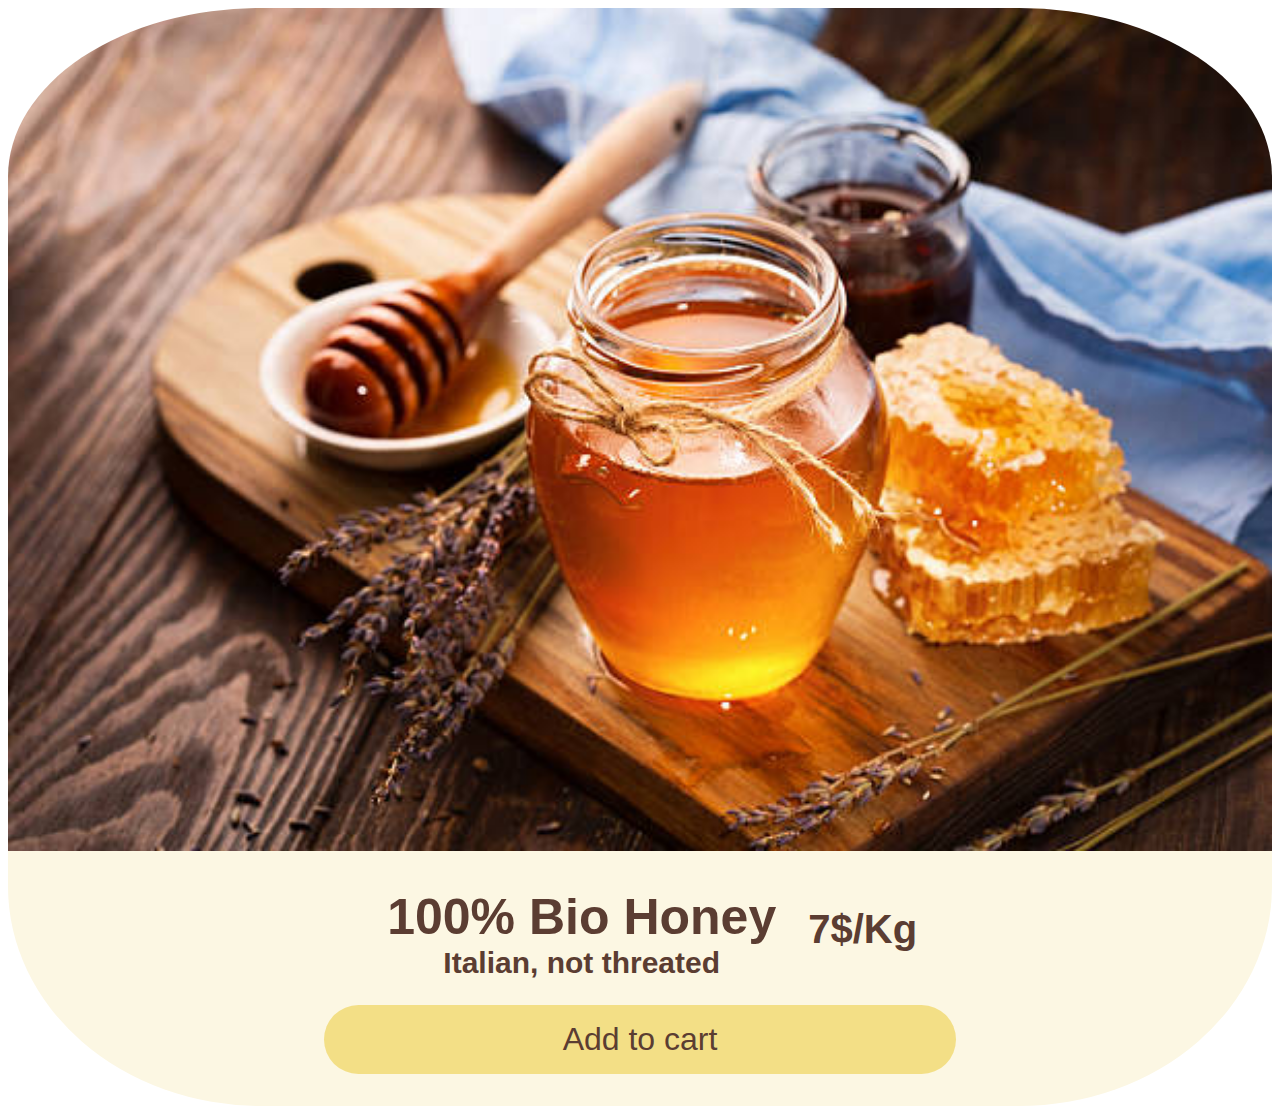
<file: index.html>
<!DOCTYPE html>
<html lang="en">
  <head>
    <meta charset="UTF-8" />
    <meta name="viewport" content="width=device-width, initial-scale=1.0" />
    <title>Document</title>
    <link rel="stylesheet" href="style.css" />
  </head>
  <body>
    <main>
      <div>
        <img class="cardimage" src="./assets/honey.jpg" alt="honey" />
      </div>
      <div class="padre">
      <div class="figlio1">
        <h1>100% Bio Honey</h1>
        <h2>Italian, not threated</h2>
      </div>
       <div class="figlio2">
        <h3>7$/Kg</h3>
      </div>
      </div>

      <div>
        <button class="addbutton">Add to cart</button>
      </div>
    </main>
  </body>
</html>
</file>
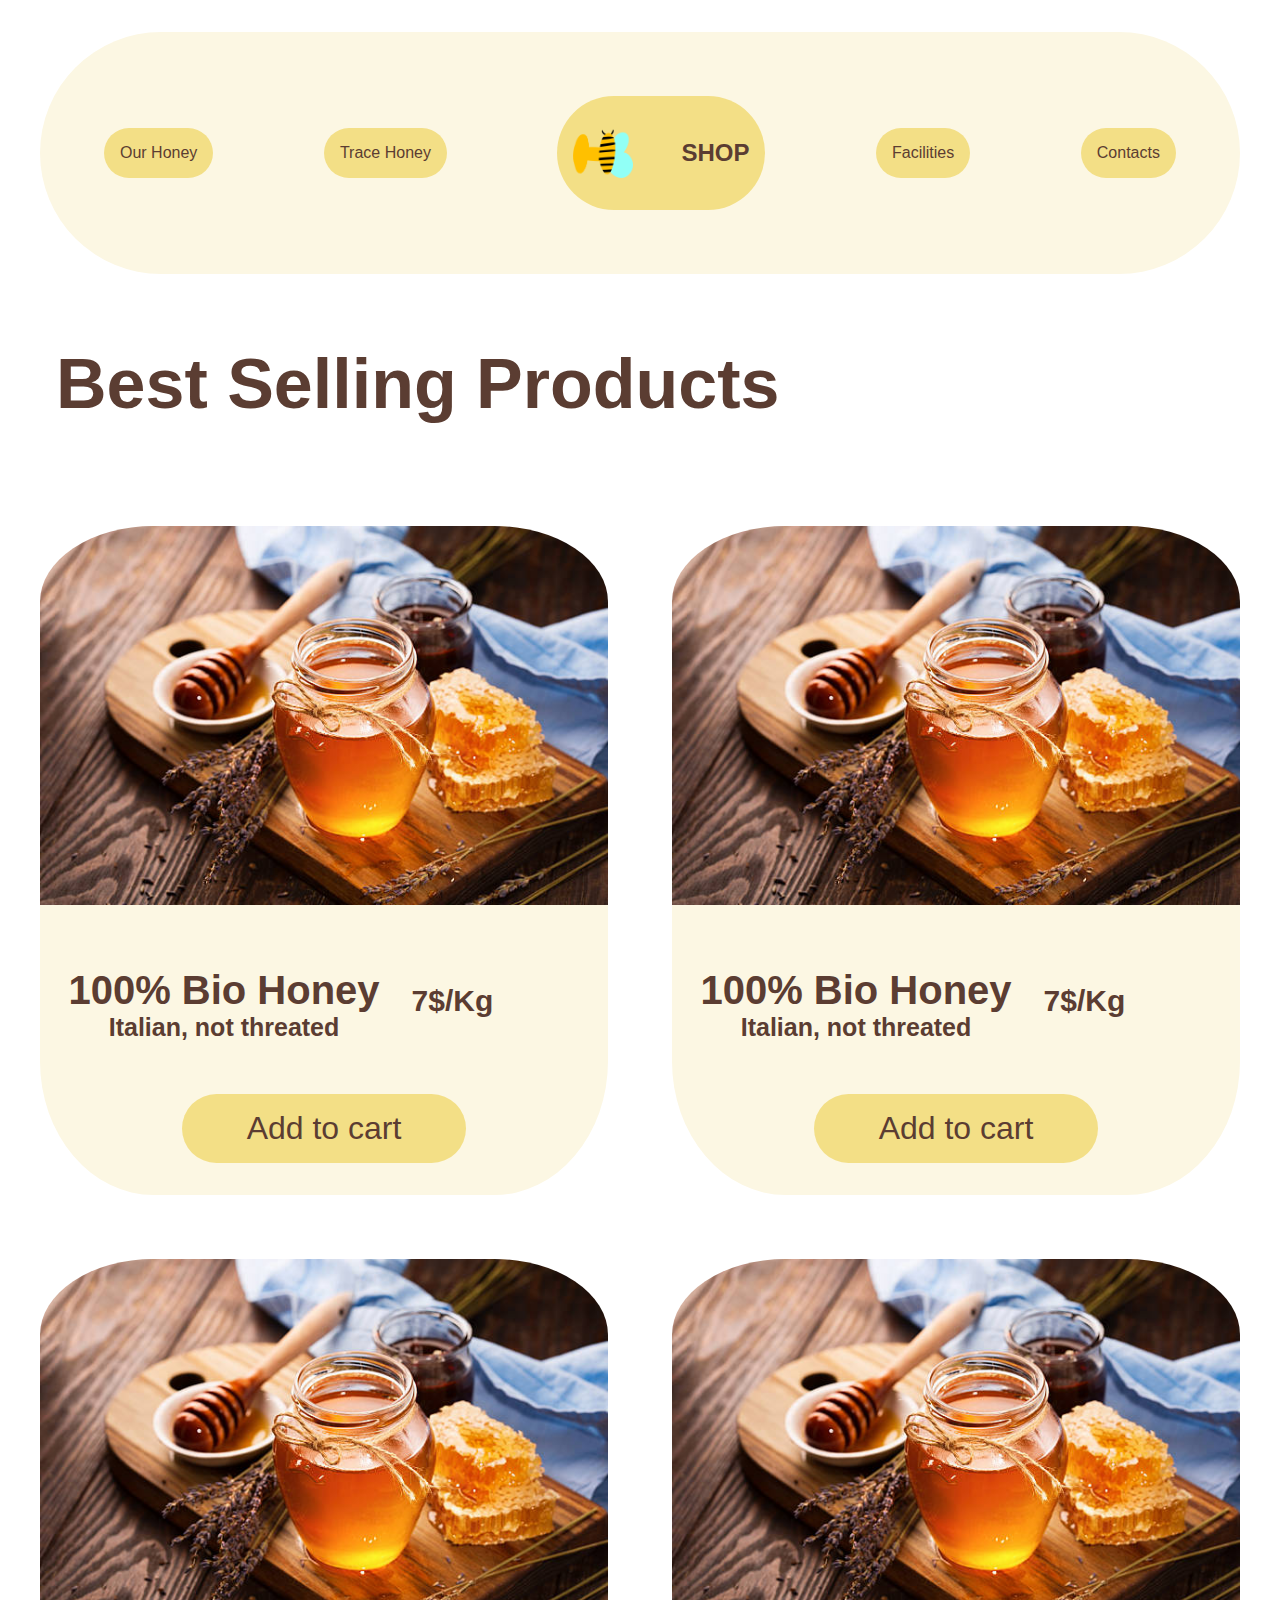
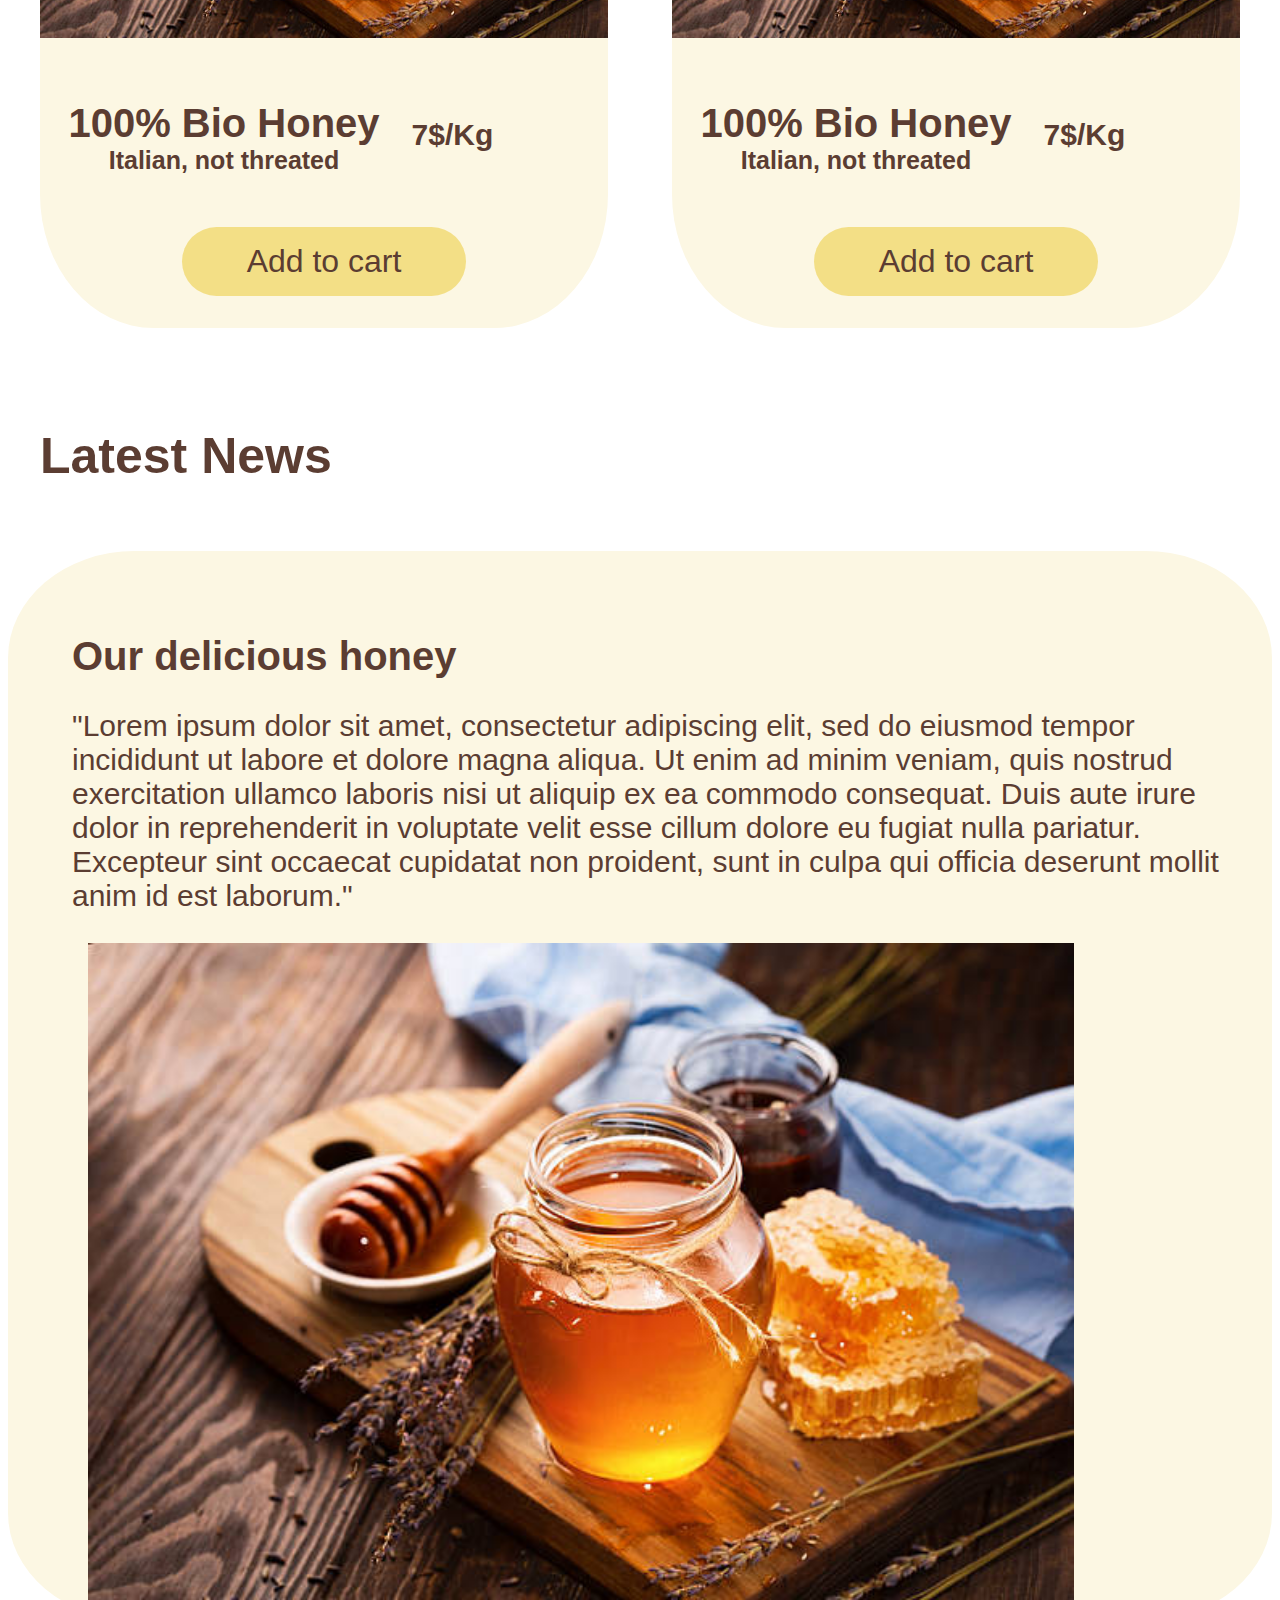
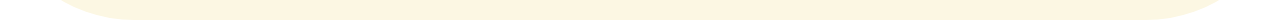
<file: layoutfinale/indexlayout.html>
<!DOCTYPE html>
<html lang="en">
  <head>
    <meta charset="UTF-8" />
    <meta name="viewport" content="width=device-width, initial-scale=1.0" />
    <title>Document</title>
    <link rel="stylesheet" href="/layoutfinale/stylelayout.css" />
  </head>
  <body>
    <header>
      <div>
        <button>Our Honey</button>
      </div>
      <div>
        <button>Trace Honey</button>
      </div>
      <div>
        <button class="mainButton">
          <img src="../assets/logo.png" alt="logo" width="60px" />SHOP
        </button>
      </div>
      <div>
        <button>Facilities</button>
      </div>
      <div>
        <button>Contacts</button>
      </div>
    </header>

    <main>
      <p class="title">
        Best Selling Products
      </p>
      <div class="cards">
        <div class="main">
          <div>
            <img class="cardimage" src="/assets/honey.jpg" alt="honey" />
          </div>
          <div class="padre">
            <div class="figlio1">
              <h1>100% Bio Honey</h1>
              <h2>Italian, not threated</h2>
            </div>
            <div class="figlio2">
              <h3>7$/Kg</h3>
            </div>
          </div>

          <div>
            <button class="addbutton">Add to cart</button>
          </div>
        </div>
        <div class="main">
          <div>
            <img class="cardimage" src="/assets/honey.jpg" alt="honey" />
          </div>
          <div class="padre">
            <div class="figlio1">
              <h1>100% Bio Honey</h1>
              <h2>Italian, not threated</h2>
            </div>
            <div class="figlio2">
              <h3>7$/Kg</h3>
            </div>
          </div>

          <div>
            <button class="addbutton">Add to cart</button>
          </div>
        </div>
      </div>
      <div class="cards2">
        <div class="main">
          <div>
            <img class="cardimage" src="/assets/honey.jpg" alt="honey" />
          </div>
          <div class="padre">
            <div class="figlio1">
              <h1>100% Bio Honey</h1>
              <h2>Italian, not threated</h2>
            </div>
            <div class="figlio2">
              <h3>7$/Kg</h3>
            </div>
          </div>

          <div>
            <button class="addbutton">Add to cart</button>
          </div>
        </div>

        <div class="main">
          <div>
            <img class="cardimage" src="/assets/honey.jpg" alt="honey" />
          </div>
          <div class="padre">
            <div class="figlio1">
              <h1>100% Bio Honey</h1>
              <h2>Italian, not threated</h2>
            </div>
            <div class="figlio2">
              <h3>7$/Kg</h3>
            </div>
          </div>

          <div>
            <button class="addbutton">Add to cart</button>
          </div>
        </div>
      </div>
      <div>
        <h4 class="endPage">Latest News</h4>
        <div class="divEndPage">
        <h5> Our delicious honey</h5>
        <p>"Lorem ipsum dolor sit amet, consectetur adipiscing elit, sed do eiusmod tempor incididunt ut labore et dolore magna aliqua. Ut enim ad minim veniam, quis nostrud exercitation ullamco laboris nisi ut aliquip ex ea commodo consequat. Duis aute irure dolor in reprehenderit in voluptate velit esse cillum dolore eu fugiat nulla pariatur. Excepteur sint occaecat cupidatat non proident, sunt in culpa qui officia deserunt mollit anim id est laborum."</p>
        <img src="/assets/honey.jpg" alt="honey">
      </div>

        
      </div>
    </main>
  </body>
</html>
</file>
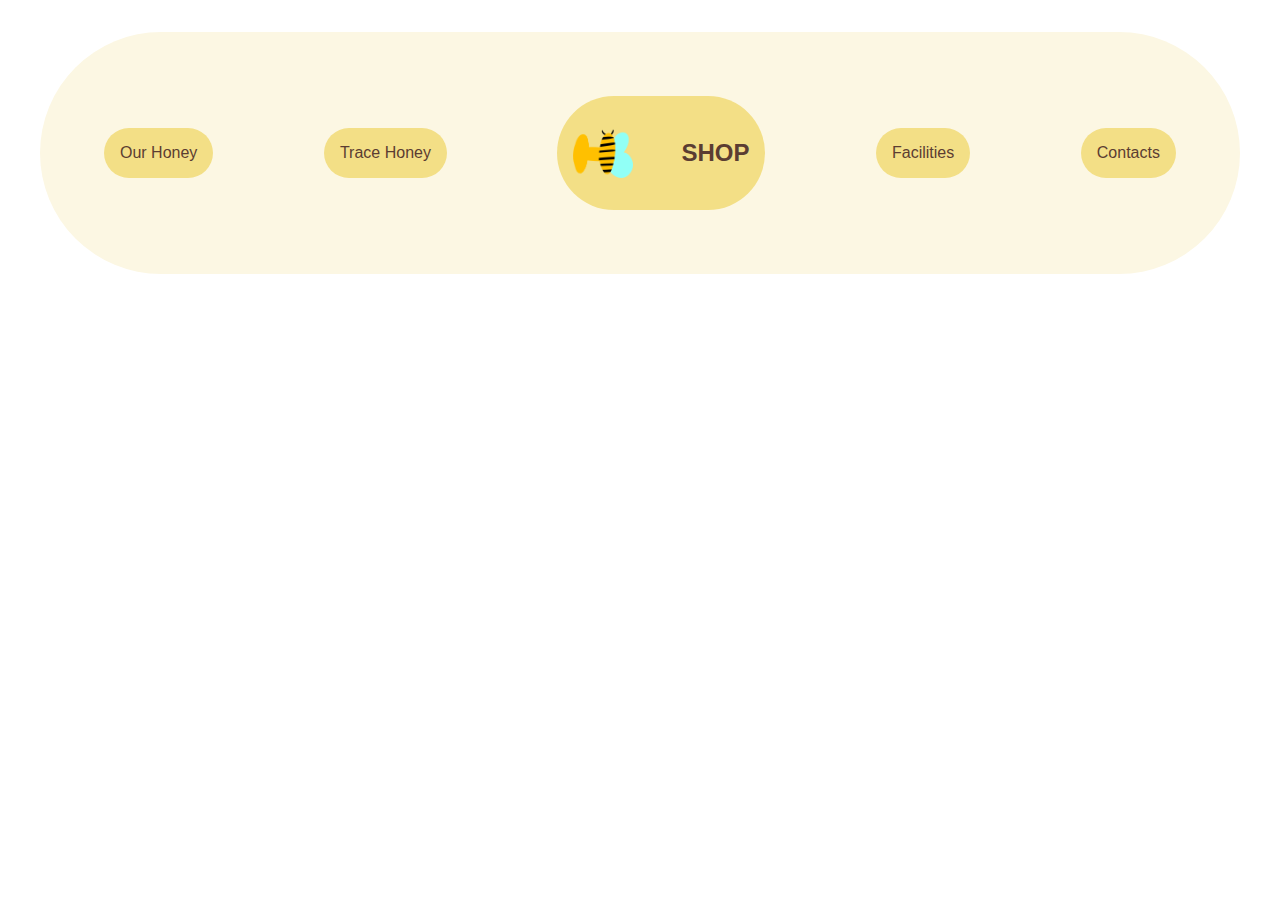
<file: navigationbar/indexnavigation.html>
<!DOCTYPE html>
<html lang="en">
  <head>
    <meta charset="UTF-8" />
    <meta name="viewport" content="width=device-width, initial-scale=1.0" />
    <title>Document</title>
    <link rel="stylesheet" href="stylenavigation.css">
  </head>
  <body>
    <main class="padre">
        <div>
          <button>Our Honey</button>
        </div>
        <div>
          <button>Trace Honey</button>
        </div>
        <div>
          <button class="mainButton"> <img src="/assets/logo.png" alt="logo" width="60px">SHOP</button>
        </div>
        <div>
          <button>Facilities</button>
        </div>
        <div>
          <button>Contacts</button>
        </div>
    </main>
  </body>
</html>
</file>
<file: style.css>
main {
    display: flex;
    text-align: center;
    flex-direction: column;
    background-color:#fcf7e3;
    border-radius: 20%;
    width: auto;
    padding-bottom: 2rem;
    color:#5b3d32;
    font-family: Arial, Helvetica, sans-serif;
   
    
    
}
.cardimage{
    width: 100%;
    border-top-left-radius: 20%;
    border-top-right-radius: 20%;

}

.padre {
    display:flex;
    align-items: center;
    gap: 2rem;
    margin-left: 30%;   
    
}

h1 {
    font-size: 50px;
    margin-bottom: 0;
}
h2 {
    font-size: 30px;
    margin-top: 0;
}
h3 {
    font-size: 40px;
    
}
.addbutton {
    width:50%;
    margin-bottom: 0%;
    color:#5b3d32 ;
    background-color:#f3df86 ;
    border: none;
    border-radius: 60px;
    font-size: 2rem;
    padding: 1rem;
}

@media screen and (min-widht: 1200px) {

}
</file>
<file: layoutfinale/stylelayout.css>
header{
    display: flex;
    align-items: center;
    justify-content: space-between;
    background-color:#fcf7e3;
    padding: 4rem;
    border-radius: 300px;
    gap: 2rem;
    margin: 2rem;
   
}
.title {
    font-size: 70px;
    margin-left: 3rem;
    font-weight: bold;
    color:#5b3d32;
    font-family: Arial, Helvetica, sans-serif;
}
button {
    color:#5b3d32 ;
    background-color:#f3df86 ;
    border: none;
    border-radius: 60px;
    font-size: 1rem;
    padding: 1rem;
}
.mainButton{
    font-size:1.5rem;
    display: flex;
    align-items: center;
    gap:2rem;
    font-weight: bold;
}
.mainButton img {
    padding: 1rem;  
    padding-left: 0;
}



.main {
    display: flex;
    text-align: center;
    flex-direction: column;
    background-color:#fcf7e3;
    border-radius: 20%;
    max-width: auto;;
    padding-bottom: 2rem;
    color:#5b3d32;
    font-family: Arial, Helvetica, sans-serif;
    margin:2rem;
    width: 50%;
    gap: 2rem;
    height: auto;
   
    
    
}
.cardimage{
    max-width: 100%;
    border-top-left-radius: 20%;
    border-top-right-radius: 20%;
    width: auto;



}

.padre {
    display:flex;
    align-items: center;
    gap: 2rem;
    margin-left: 5%;
    margin-right: 5%;
    
}

h1 {
    font-size: 40px;
    margin-bottom: 0;
}
h2 {
    font-size: 25px;
    margin-top: 0;
}
h3 {
    font-size: 30px;
    
}
.addbutton {
    width:50%;
    margin-bottom: 0%;
    color:#5b3d32 ;
    background-color:#f3df86 ;
    border: none;
    border-radius: 60px;
    font-size: 2rem;
    padding: 1rem;
}

.cards {
display: flex;
align-items: center;
flex-direction: row;



}
.cards2 {
    display: flex;
    align-items: center;
    flex-direction: row;
    
    

}

h4{
    font-size: 50px;
    margin-left: 2rem;
    font-weight: bold;
    color:#5b3d32;
    font-family: Arial, Helvetica, sans-serif;
}
h5{
    font-size: 40px;
    margin-left: 3rem;
    font-weight: bold;
    color:#5b3d32;
    font-family: Arial, Helvetica, sans-serif;
    margin-bottom: 0;
}
p {
    font-size: 30px;
    margin-left: 3rem;
    color:#5b3d32;
    font-family: Arial, Helvetica, sans-serif;
}
.divEndPage {  
    background-color:#fcf7e3;
    border-radius: 10%;
    padding: 1rem;

}
.divEndPage img {
    text-align: center;
    width: 80%;
    margin-left:4rem;
 

}
@media screen and (min-widht: 1200px) {

}
</file>
<file: navigationbar/stylenavigation.css>
.padre{
    display: flex;
    align-items: center;
    justify-content: space-between;
    background-color:#fcf7e3;
    padding: 4rem;
    border-radius: 300px;
    gap: 2rem;
    margin: 2rem;
   
}
button {
    color:#5b3d32 ;
    background-color:#f3df86 ;
    border: none;
    border-radius: 60px;
    font-size: 1rem;
    padding: 1rem;
}
.mainButton{
    font-size:1.5rem;
    display: flex;
    align-items: center;
    gap:2rem;
    font-weight: bold;
}
.mainButton img {
    padding: 1rem;  
    padding-left: 0;
}
</file>
